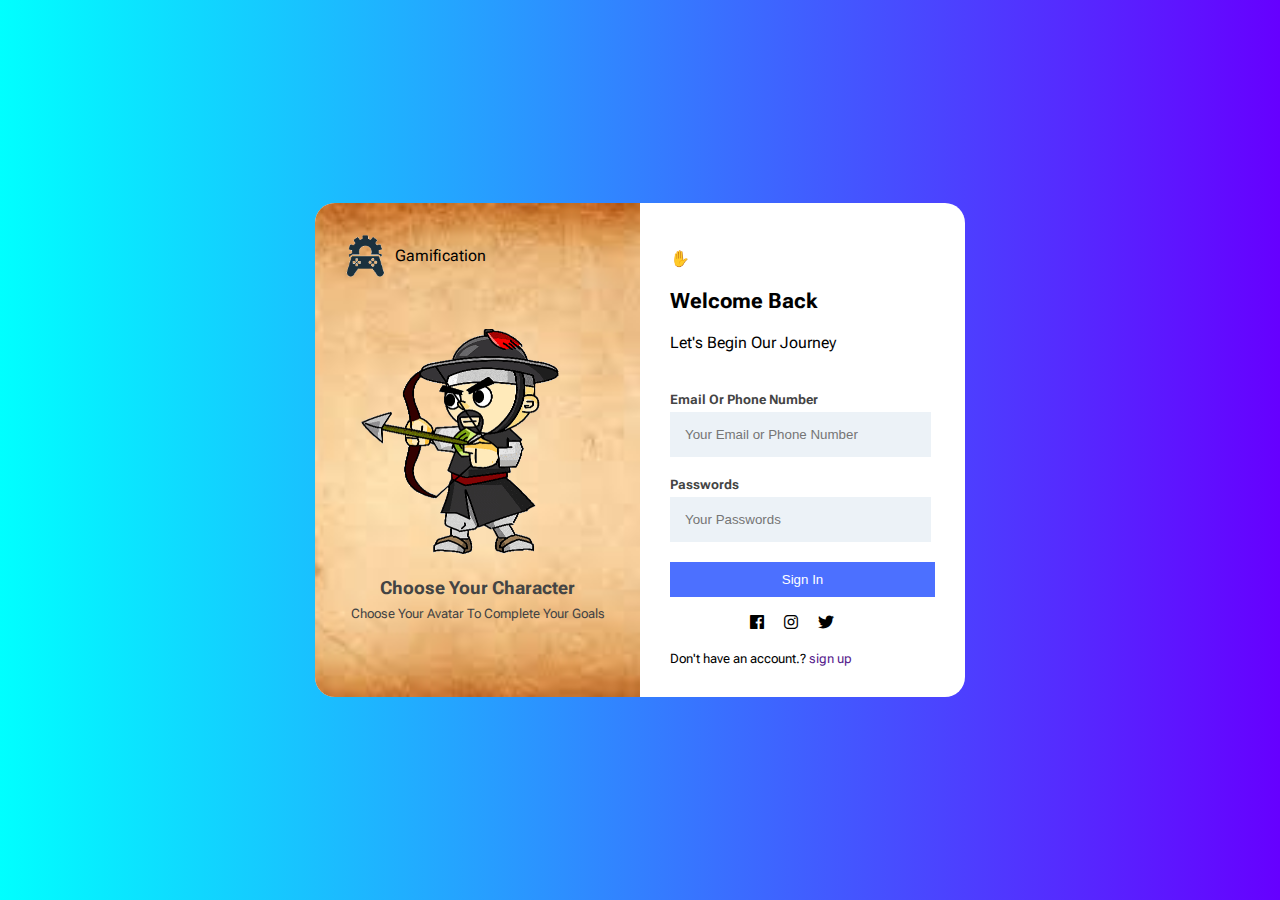
<file: index.html>
<!DOCTYPE html>
<html lang="en">
<head>
    <meta charset="UTF-8">
    <meta http-equiv="X-UA-Compatible" content="IE=edge">
    <meta name="viewport" content="width=device-width, initial-scale=1.0">
    <link rel="stylesheet" href="style.css">
    <link rel="stylesheet" href="font-awesome-5/css/fontawesome-all.min.css">
    <link
    rel="stylesheet"
    href="https://unpkg.com/swiper@8/swiper-bundle.min.css"
    />

    <script src="https://unpkg.com/swiper@8/swiper-bundle.min.js"></script>
    <title>Login</title>
</head>
<body>

    <div class="main-content">
        <div class="card">
            <div class="left-section">
                <div class="logo"><img src="gami.png" alt=""><span>Gamification</span></div>
                <div class="content swiper mySwiper">
                    <div class="content-img swiper-wrapper">
                        <div class="images swiper-slide">
                            <img src="img-1.png" alt="">
                        </div>
                        <div class="images swiper-slide">
                            <img src="img-2.png" alt="">
                        </div>
                        <div class="images swiper-slide">
                            <img src="img-3.png" alt="">
                        </div>
                        <div class="images swiper-slide">
                            <img src="img-4.png" alt="">
                        </div>
                    </div>
                    <h3>choose your character</h3>
                    <p>choose your avatar to complete your goals</p>
                    
                </div>
            </div>
            <div class="right-section">
                <p class="emoji">&#9995;</p>
                <h3>welcome back</h3>
                <p>let's begin our journey</p>
                <div class="content">
                    <ul>
                        <li>email or phone number</li>
                        <li><input type="text" placeholder="Your Email or Phone Number"></li>
                        <li>passwords</li>
                        <li><input type="password" placeholder="Your Passwords"></li>
                    </ul>
                </div>
                <button class="submit">sign in</button>
                <ul class="sci">
                    <li><i class="fab fa-facebook"></i></li>
                    <li><i class="fab fa-instagram"></i></li>
                    <li><i class="fab fa-twitter"></i></li>
                </ul>

                <span>Don't have an account.?<a href=""> sign up</a></span>
            </div>

        </div>
    </div>

    <script src="script.js"></script>
    
</body>
</html>
</file>
<file: style.css>
@import url('https://fonts.googleapis.com/css2?family=Roboto+Flex:opsz,wght@8..144,200&display=swap');

body{
    background: linear-gradient(to right, #00ffff 0%, #6600ff 100%);
    padding: 0;
    margin: 0;
    box-sizing: border-box;
    font-family: 'Roboto Flex', sans-serif;
}

.main-content{
    display: flex;
    align-items: center;
    justify-content: center;
    min-height: 100vh;
}

.main-content .card{
    background-color: #fff;
    display: flex;
    width: 650px;
    min-height: 400px;
    border-radius: 20px;
    overflow: hidden;
}

.main-content .card .logo{
    display: flex;
    align-items: center;
    gap: 10px;
}

.main-content .card .logo img{
    width: 40px;
}

.main-content .card .left-section{
    background: url('bg.jpg');
    background-repeat: no-repeat;
    background-size: cover;
    background-position: center;
    width: 50%;
    padding: 30px;
    position: relative;
}

.main-content .card .left-section .content{
    display: flex;
    align-items: center;
    justify-content: center;
    flex-direction: column;
    margin-top: 50px;
}

.main-content .card .left-section .content-img{
    width: 200px;
    width: 200px;
    padding-right: 40px;
}

.main-content .card .left-section .content-img img{
    width: 80%;
    height: 80%;
}

.main-content .card .left-section h3{
    position: relative;
    text-transform: capitalize;
    color: #444;
    font-size: 1.1rem;
    text-align: center;
}

.main-content .card .left-section p{
    text-transform: capitalize;
    text-align: center;
    margin-top: -10px;
    color: #444;
    font-size: .8rem;
}

.main-content .card .left-section .options li{
    background-color: #fff;
    padding: 10px;
    border-radius: 50%;
}

.main-content .card .right-section{
    padding: 30px;
    width: 50%;
}

.main-content .card .right-section h3{
    text-transform: capitalize;
    font-size: 1.3rem;
}

.main-content .card .right-section p{
    text-transform: capitalize;
}

.main-content .card .right-section .content{
    margin-left: -40px;
}

.main-content .card .right-section .content ul{
    list-style: none;
    margin-top: 40px;
}

.main-content .card .right-section .content ul li{
    text-transform: capitalize;
}

.main-content .card .right-section .content ul li input{
    width: 87%;
    padding: 15px;
    background-color: #ecf2f7;
    outline: none;
    border: none;
}

.main-content .card .right-section .content ul li:nth-child(odd){
    margin-bottom: 5px;
    font-size: .8rem;
    font-weight: bold;
    color: #444;
}

.main-content .card .right-section .content ul li:nth-child(even){
    margin-bottom: 20px;
}

.main-content .card .right-section button{
    display: block;
    width: 100%;
    padding: 10px;
    text-transform: capitalize;
    background-color: #4c70ff;
    outline: none;
    border: none;
    color: #fff;
}

.main-content .card .right-section .sci{
    display: flex;
    align-items: center;
    gap: 20px;
    list-style: none;
    margin-left: 40px;
}

.main-content .card .right-section span{
    font-size: .8rem;
}

.main-content .card .right-section span a{
    text-decoration: none;
}


@media (max-width:480px) {
    .main-content .card{
        flex-wrap: wrap;
        border-radius: 0%;
    }

    .main-content .card .left-section,
    .main-content .card .right-section{
        width: 100%;
        text-align: center;
    }

    .main-content .card .right-section .sci{
        margin-left: 80px;
    }
}
</file>
